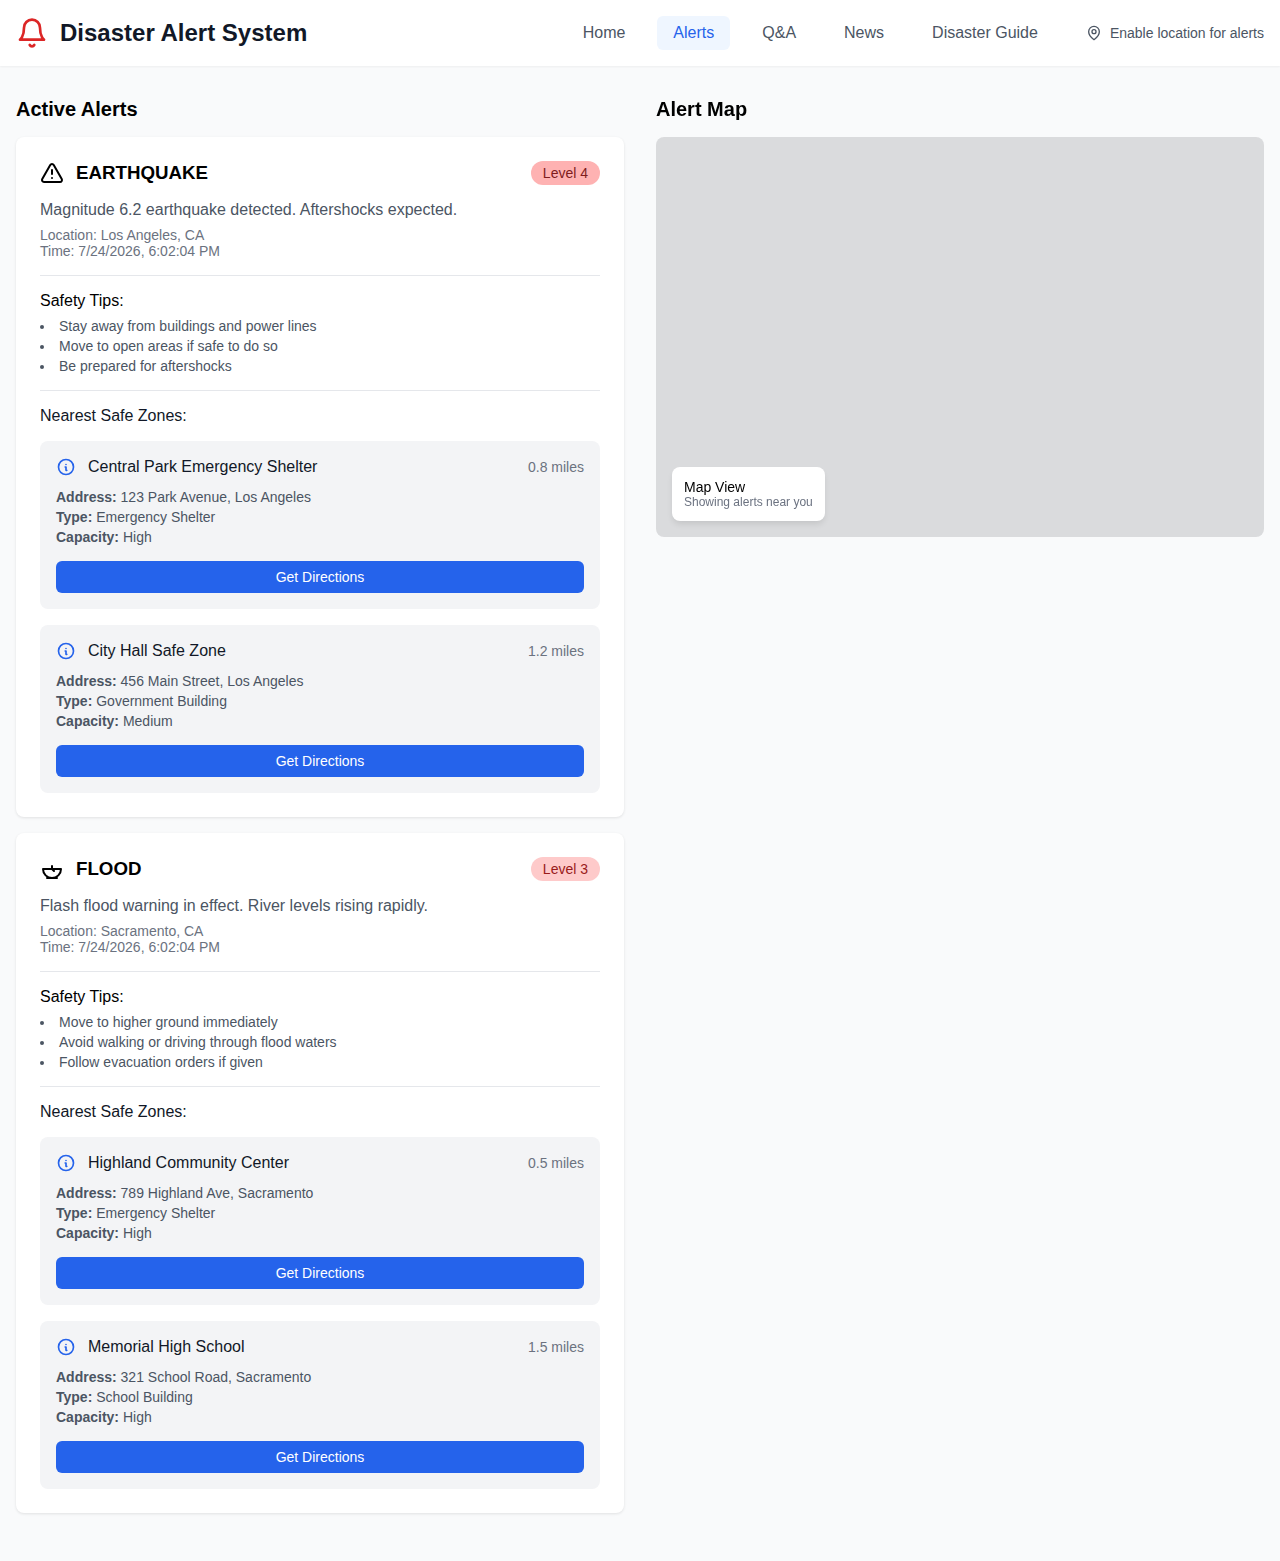
<file: index.html>
<!DOCTYPE html>
<html lang="en">
  <head>
    <meta charset="UTF-8" />
    <meta name="viewport" content="width=device-width, initial-scale=1.0" />
    <title>Disaster Alert System</title>
    <link rel="stylesheet" href="style.css" />
  </head>
  <body>
    <header class="header">
      <div class="header-container">
        <div class="header-left">
          <svg
            xmlns="http://www.w3.org/2000/svg"
            class="bell-icon"
            width="24"
            height="24"
            viewBox="0 0 24 24"
            fill="none"
            stroke="currentColor"
            stroke-width="2"
            stroke-linecap="round"
            stroke-linejoin="round"
          >
            <path d="M6 8a6 6 0 0 1 12 0c0 7 3 9 3 9H3s3-2 3-9"></path>
            <path d="M10.3 21a1.94 1.94 0 0 0 3.4 0"></path>
          </svg>
          <h1>Disaster Alert System</h1>
        </div>
        <nav class="main-nav">
          <a href="home.html" class="nav-link">Home</a>
          <a href="index.html" class="nav-link active">Alerts</a>
          <a href="qa.html" class="nav-link">Q&A</a>
          <a href="news.html" class="nav-link">News</a>
          <a href="guide.html" class="nav-link">Disaster Guide</a>
        </nav>
        <div class="location-status">
          <svg
            xmlns="http://www.w3.org/2000/svg"
            class="location-icon"
            width="24"
            height="24"
            viewBox="0 0 24 24"
            fill="none"
            stroke="currentColor"
            stroke-width="2"
            stroke-linecap="round"
            stroke-linejoin="round"
          >
            <path d="M20 10c0 6-8 12-8 12s-8-6-8-12a8 8 0 0 1 16 0Z"></path>
            <circle cx="12" cy="10" r="3"></circle>
          </svg>
          <span id="location-text">Enable location for alerts</span>
        </div>
      </div>
    </header>

    <main class="main-container">
      <div class="grid">
        <div class="alerts-section">
          <h2>Active Alerts</h2>
          <div id="alerts-container" class="alerts-container">
            <!-- Alerts will be inserted here -->
          </div>
        </div>

        <div class="map-section">
          <h2>Alert Map</h2>
          <div class="map-container">
            <div class="map-overlay"></div>
            <div class="map-info">
              <p class="map-title">Map View</p>
              <p id="map-status" class="map-status">Showing alerts near you</p>
            </div>
          </div>
        </div>
      </div>
    </main>

    <script src="script.js"></script>
  </body>
</html>
</file>
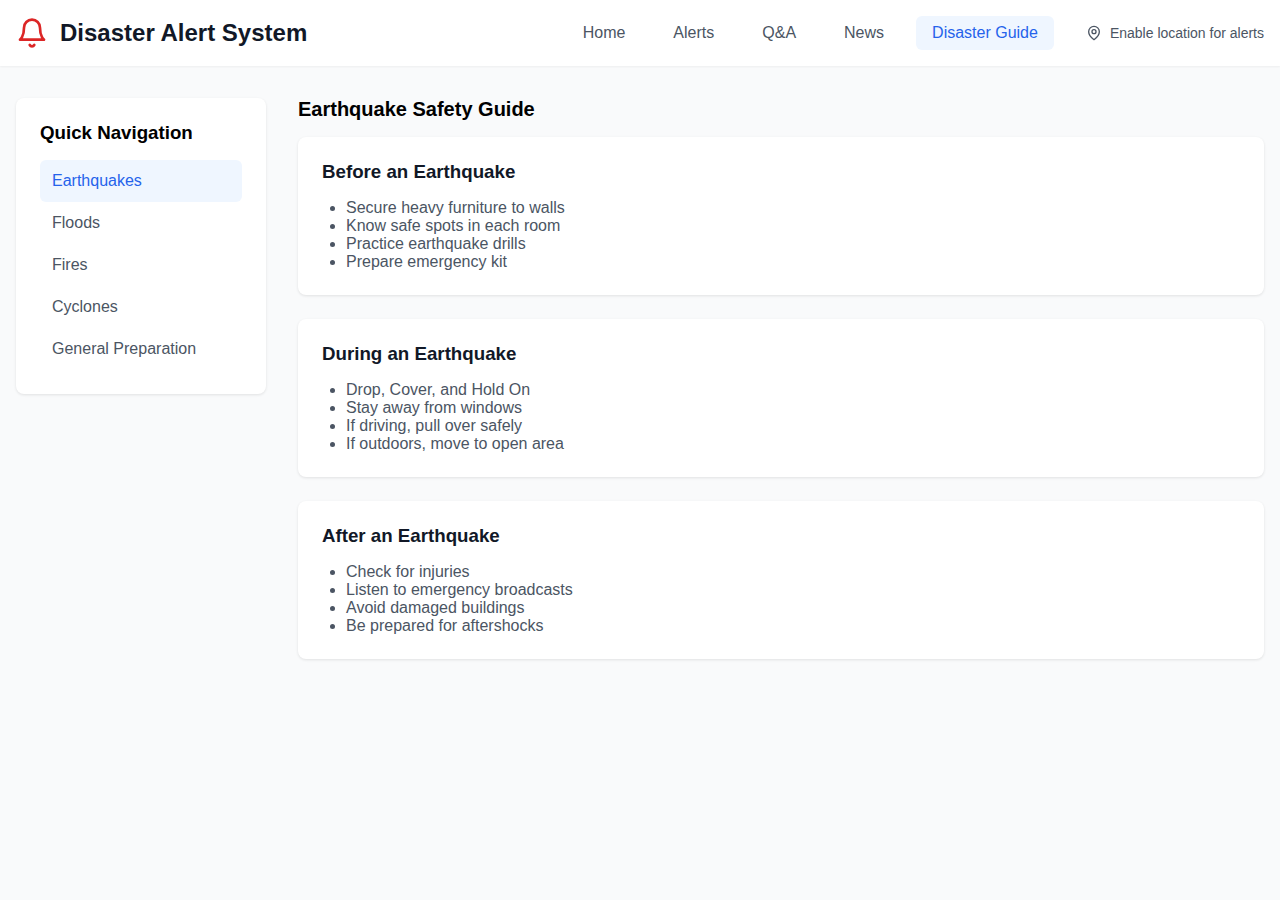
<file: guide.html>
<!DOCTYPE html>
<html lang="en">
  <head>
    <meta charset="UTF-8" />
    <meta name="viewport" content="width=device-width, initial-scale=1.0" />
    <title>Disaster Guide - Disaster Alert System</title>
    <link rel="stylesheet" href="style.css" />
  </head>
  <body>
    <header class="header">
      <div class="header-container">
        <div class="header-left">
          <svg
            xmlns="http://www.w3.org/2000/svg"
            class="bell-icon"
            width="24"
            height="24"
            viewBox="0 0 24 24"
            fill="none"
            stroke="currentColor"
            stroke-width="2"
            stroke-linecap="round"
            stroke-linejoin="round"
          >
            <path d="M6 8a6 6 0 0 1 12 0c0 7 3 9 3 9H3s3-2 3-9"></path>
            <path d="M10.3 21a1.94 1.94 0 0 0 3.4 0"></path>
          </svg>
          <h1>Disaster Alert System</h1>
        </div>
        <nav class="main-nav">
          <a href="home.html" class="nav-link">Home</a>
          <a href="index.html" class="nav-link">Alerts</a>
          <a href="qa.html" class="nav-link">Q&A</a>
          <a href="news.html" class="nav-link">News</a>
          <a href="guide.html" class="nav-link active">Disaster Guide</a>
        </nav>
        <div class="location-status">
          <svg
            xmlns="http://www.w3.org/2000/svg"
            class="location-icon"
            width="24"
            height="24"
            viewBox="0 0 24 24"
            fill="none"
            stroke="currentColor"
            stroke-width="2"
            stroke-linecap="round"
            stroke-linejoin="round"
          >
            <path d="M20 10c0 6-8 12-8 12s-8-6-8-12a8 8 0 0 1 16 0Z"></path>
            <circle cx="12" cy="10" r="3"></circle>
          </svg>
          <span id="location-text">Enable location for alerts</span>
        </div>
      </div>
    </header>

    <main class="main-container">
      <div class="guide-container">
        <div class="guide-sidebar">
          <h3>Quick Navigation</h3>
          <ul class="guide-nav">
            <li>
              <a
                href="#"
                class="guide-nav-link active"
                data-target="earthquakes"
                >Earthquakes</a
              >
            </li>
            <li>
              <a href="#" class="guide-nav-link" data-target="floods">Floods</a>
            </li>
            <li>
              <a href="#" class="guide-nav-link" data-target="fires">Fires</a>
            </li>
            <li>
              <a href="#" class="guide-nav-link" data-target="cyclones"
                >Cyclones</a
              >
            </li>
            <li>
              <a href="#" class="guide-nav-link" data-target="preparation"
                >General Preparation</a
              >
            </li>
          </ul>
        </div>

        <div class="guide-content">
          <section id="earthquakes" class="guide-section">
            <h2>Earthquake Safety Guide</h2>
            <div class="guide-card">
              <h3>Before an Earthquake</h3>
              <ul>
                <li>Secure heavy furniture to walls</li>
                <li>Know safe spots in each room</li>
                <li>Practice earthquake drills</li>
                <li>Prepare emergency kit</li>
              </ul>
            </div>
            <!-- Add other earthquake safety content here -->
            <div class="guide-card">
              <h3>During an Earthquake</h3>
              <ul>
                <li>Drop, Cover, and Hold On</li>
                <li>Stay away from windows</li>
                <li>If driving, pull over safely</li>
                <li>If outdoors, move to open area</li>
              </ul>
            </div>

            <div class="guide-card">
              <h3>After an Earthquake</h3>
              <ul>
                <li>Check for injuries</li>
                <li>Listen to emergency broadcasts</li>
                <li>Avoid damaged buildings</li>
                <li>Be prepared for aftershocks</li>
              </ul>
            </div>
          </section>

          <section id="floods" class="guide-section" style="display: none">
            <h2>Flood Safety Guide</h2>
            <div class="guide-card">
              <h3>Before a Flood</h3>
              <ul>
                <li>Know your area's flood risk</li>
                <li>Store important documents in waterproof containers</li>
                <li>Prepare emergency kit and evacuation plan</li>
                <li>Install check valves in plumbing to prevent backups</li>
              </ul>
            </div>
            <!-- Add other flood safety content here -->
            <div class="guide-card">
              <h3>During a Flood</h3>
              <ul>
                <li>Move to higher ground immediately</li>
                <li>Avoid walking or driving through flood waters</li>
                <li>Disconnect electrical appliances</li>
                <li>Stay tuned to emergency alerts</li>
              </ul>
            </div>

            <div class="guide-card">
              <h3>After a Flood</h3>
              <ul>
                <li>Return home only when declared safe</li>
                <li>Avoid contact with floodwater (may be contaminated)</li>
                <li>Check for structural damage</li>
                <li>Document damage for insurance claims</li>
              </ul>
            </div>
          </section>

          <section id="fires" class="guide-section" style="display: none">
            <h2>Fire Safety Guide</h2>
            <div class="guide-card">
              <h3>Before a Fire</h3>
              <ul>
                <li>Install smoke detectors on every floor</li>
                <li>Plan and practice fire escape routes</li>
                <li>Keep fire extinguishers accessible</li>
                <li>Don't overload electrical outlets</li>
              </ul>
            </div>
            <!-- Add other fire safety content here -->
            <div class="guide-card">
              <h3>During a Fire</h3>
              <ul>
                <li>Stay low to avoid smoke inhalation</li>
                <li>Use the back of your hand to check doors</li>
                <li>Never use elevators during a fire</li>
                <li>Call emergency services once safe</li>
              </ul>
            </div>

            <div class="guide-card">
              <h3>After a Fire</h3>
              <ul>
                <li>Do not re-enter until officials declare it safe</li>
                <li>Check for hot spots or smoldering materials</li>
                <li>Take photos of damage for insurance</li>
                <li>Seek help for trauma or stress if needed</li>
              </ul>
            </div>
          </section>

          <section id="cyclones" class="guide-section" style="display: none">
            <h2>Cyclone Safety Guide</h2>
            <div class="guide-card">
              <h3>Before a Cyclone</h3>
              <ul>
                <li>Secure loose items around your home</li>
                <li>Trim branches and trees near your house</li>
                <li>Stock emergency supplies</li>
                <li>Know your nearest cyclone shelter</li>
              </ul>
            </div>
            <!-- Add other cyclone safety content here -->
            <div class="guide-card">
              <h3>During a Cyclone</h3>
              <ul>
                <li>Stay indoors and away from windows</li>
                <li>Turn off gas, electricity, and water if advised</li>
                <li>Use battery-powered devices to stay informed</li>
                <li>Evacuate only if instructed by authorities</li>
              </ul>
            </div>

            <div class="guide-card">
              <h3>After a Cyclone</h3>
              <ul>
                <li>Stay indoors until the all-clear is given</li>
                <li>Beware of downed power lines and flooding</li>
                <li>Check on neighbors and those in need</li>
                <li>Document any damage for reports and claims</li>
              </ul>
            </div>
          </section>

          <section id="preparation" class="guide-section" style="display: none">
            <h2>General Disaster Preparation</h2>
            <div class="guide-card">
              <h3>Emergency Kit Essentials</h3>
              <ul>
                <li>Water (1 gallon per person per day)</li>
                <li>Non-perishable food</li>
                <li>First aid kit</li>
                <li>Flashlights and batteries</li>
                <li>Emergency radio</li>
              </ul>
            </div>
          </section>
        </div>
      </div>
    </main>

    <script>
      // JavaScript to handle section visibility based on navigation click
      const navLinks = document.querySelectorAll(".guide-nav-link");
      const sections = document.querySelectorAll(".guide-section");

      // Function to hide all sections
      function hideAllSections() {
        sections.forEach((section) => {
          section.style.display = "none";
        });
      }

      // Function to show the selected section
      function showSection(target) {
        const section = document.getElementById(target);
        if (section) {
          section.style.display = "block";
        }
      }

      // Add click event listeners to the navigation links
      navLinks.forEach((link) => {
        link.addEventListener("click", (event) => {
          event.preventDefault(); // Prevent the default link behavior

          // Remove active class from all nav links
          navLinks.forEach((link) => {
            link.classList.remove("active");
          });

          // Add active class to the clicked link
          link.classList.add("active");

          // Hide all sections
          hideAllSections();

          // Show the clicked section
          const target = link.getAttribute("data-target");
          showSection(target);
        });
      });

      // Initially show the Earthquake section by default
      showSection("earthquakes");
    </script>
  </body>
</html>
</file>
<file: style.css>
/* Base styles */
@tailwind base;
@tailwind components;
@tailwind utilities;

* {
    margin: 0;
    padding: 0;
    box-sizing: border-box;
  }
  
  body {
    font-family: -apple-system, BlinkMacSystemFont, "Segoe UI", Roboto, "Helvetica Neue", Arial, sans-serif;
    background-color: rgb(249, 250, 251);
    min-height: 100vh;
  }
  
  /* Header styles */
  .header {
    background-color: white;
    box-shadow: 0 1px 2px 0 rgba(0, 0, 0, 0.05);
  }
  
  .header-container {
    max-width: 80rem;
    margin: 0 auto;
    padding: 1rem;
    display: flex;
    justify-content: space-between;
    align-items: center;
  }
  
  .header-left {
    display: flex;
    align-items: center;
    gap: 0.75rem;
  }
  
  .bell-icon {
    width: 2rem;
    height: 2rem;
    color: rgb(220, 38, 38);
  }
  
  .location-icon {
    width: 1rem;
    height: 1rem;
  }
  
  h1 {
    font-size: 1.5rem;
    font-weight: bold;
    color: rgb(17, 24, 39);
  }
  
  .location-status {
    display: flex;
    align-items: center;
    gap: 0.5rem;
    font-size: 0.875rem;
    color: rgb(75, 85, 99);
  }
  
  /* Navigation styles */
  .main-nav {
    display: flex;
    gap: 1rem;
    margin-left: auto;
    margin-right: 2rem;
  }
  
  .nav-link {
    color: rgb(75, 85, 99);
    text-decoration: none;
    padding: 0.5rem 1rem;
    border-radius: 0.375rem;
    transition: all 0.2s;
  }
  
  .nav-link:hover {
    background-color: rgb(243, 244, 246);
  }
  
  .nav-link.active {
    color: rgb(37, 99, 235);
    background-color: rgb(239, 246, 255);
  }
  
  /* Main content styles */
  .main-container {
    max-width: 80rem;
    margin: 0 auto;
    padding: 2rem 1rem;
  }
  
  .grid {
    display: grid;
    grid-template-columns: 1fr;
    gap: 2rem;
  }
  
  @media (min-width: 1024px) {
    .grid {
      grid-template-columns: 1fr 1fr;
    }
  }
  
  h2 {
    font-size: 1.25rem;
    font-weight: 600;
    margin-bottom: 1rem;
  }
  
  /* Alert card styles */
  .alert-card {
    background-color: white;
    border-radius: 0.5rem;
    box-shadow: 0 1px 3px 0 rgba(0, 0, 0, 0.1);
    padding: 1.5rem;
    margin-bottom: 1rem;
  }
  
  .alert-header {
    display: flex;
    justify-content: space-between;
    align-items: center;
    margin-bottom: 1rem;
  }
  
  .alert-type {
    display: flex;
    align-items: center;
    gap: 0.75rem;
  }
  
  .alert-icon {
    width: 1.5rem;
    height: 1.5rem;
  }
  
  .alert-severity {
    padding: 0.25rem 0.75rem;
    border-radius: 9999px;
    font-size: 0.875rem;
    font-weight: 500;
  }
  
  .severity-1 { background-color: rgb(254, 243, 199); color: rgb(146, 64, 14); }
  .severity-2 { background-color: rgb(254, 215, 170); color: rgb(154, 52, 18); }
  .severity-3 { background-color: rgb(254, 202, 202); color: rgb(153, 27, 27); }
  .severity-4 { background-color: rgb(254, 178, 178); color: rgb(127, 29, 29); }
  .severity-5 { background-color: rgb(252, 165, 165); color: rgb(127, 29, 29); }
  
  .alert-content {
    margin-bottom: 1rem;
  }
  
  .alert-description {
    color: rgb(75, 85, 99);
    margin-bottom: 0.5rem;
  }
  
  .alert-meta {
    font-size: 0.875rem;
    color: rgb(107, 114, 128);
  }
  
  .alert-tips {
    border-top: 1px solid rgb(229, 231, 235);
    padding-top: 1rem;
    margin-bottom: 1rem;
  }
  
  .tips-title {
    font-weight: 500;
    margin-bottom: 0.5rem;
  }
  
  .tips-list {
    list-style-position: inside;
    color: rgb(75, 85, 99);
    font-size: 0.875rem;
  }
  
  .tips-list li {
    margin-bottom: 0.25rem;
  }
  
  /* Safe Zones styles */
  .safe-zones {
    border-top: 1px solid rgb(229, 231, 235);
    padding-top: 1rem;
  }
  
  .safe-zones-title {
    font-weight: 500;
    margin-bottom: 1rem;
    color: rgb(17, 24, 39);
  }
  
  .safe-zones-list {
    display: flex;
    flex-direction: column;
    gap: 1rem;
  }
  
  .safe-zone-item {
    background-color: rgb(243, 244, 246);
    border-radius: 0.5rem;
    padding: 1rem;
  }
  
  .safe-zone-header {
    display: flex;
    align-items: center;
    gap: 0.75rem;
    margin-bottom: 0.75rem;
  }
  
  .safe-zone-icon {
    color: rgb(37, 99, 235);
  }
  
  .safe-zone-header h4 {
    font-weight: 500;
    color: rgb(17, 24, 39);
    flex: 1;
  }
  
  .distance {
    font-size: 0.875rem;
    color: rgb(107, 114, 128);
  }
  
  .safe-zone-details {
    font-size: 0.875rem;
    color: rgb(75, 85, 99);
    margin-bottom: 1rem;
  }
  
  .safe-zone-details p {
    margin-bottom: 0.25rem;
  }
  
  .directions-btn {
    width: 100%;
    background-color: rgb(37, 99, 235);
    color: white;
    border: none;
    border-radius: 0.375rem;
    padding: 0.5rem 1rem;
    font-size: 0.875rem;
    font-weight: 500;
    cursor: pointer;
    transition: background-color 0.2s;
  }
  
  .directions-btn:hover {
    background-color: rgb(29, 78, 216);
  }
  
  /* Map styles */
  .map-section {
    position: sticky;
    top: 2rem;
  }
  
  .map-container {
    position: relative;
    width: 100%;
    height: 400px;
    background-color: rgb(243, 244, 246);
    border-radius: 0.5rem;
    overflow: hidden;
  }
  
  .map-container::before {
    content: '';
    position: absolute;
    inset: 0;
    background-image: url('https://images.unsplash.com/photo-1524661135-423995f22d0b?auto=format&fit=crop&q=80');
    background-size: cover;
    background-position: center;
  }
  
  .map-overlay {
    position: absolute;
    inset: 0;
    background-color: rgba(0, 0, 0, 0.1);
  }
  
  .map-info {
    position: absolute;
    bottom: 1rem;
    left: 1rem;
    background-color: white;
    padding: 0.75rem;
    border-radius: 0.5rem;
    box-shadow: 0 4px 6px -1px rgba(0, 0, 0, 0.1);
  }
  
  .map-title {
    font-size: 0.875rem;
    font-weight: 500;
  }
  
  .map-status {
    font-size: 0.75rem;
    color: rgb(107, 114, 128);
  }
  
  /* Q&A styles */
  .qa-container {
    max-width: 48rem;
    margin: 0 auto;
  }
  
  .qa-search {
    margin-bottom: 2rem;
  }
  
  .search-input {
    width: 100%;
    padding: 0.75rem;
    border: 1px solid rgb(209, 213, 219);
    border-radius: 0.5rem;
    font-size: 1rem;
  }
  
  .qa-item {
    border: 1px solid rgb(229, 231, 235);
    border-radius: 0.5rem;
    margin-bottom: 1rem;
    overflow: hidden;
  }
  
  .qa-question {
    width: 100%;
    display: flex;
    justify-content: space-between;
    align-items: center;
    padding: 1rem;
    background: none;
    border: none;
    cursor: pointer;
    font-size: 1rem;
    text-align: left;
  }
  
  .qa-answer {
    padding: 1rem;
    background-color: rgb(249, 250, 251);
    border-top: 1px solid rgb(229, 231, 235);
  }
  
  .qa-answer ul {
    margin-top: 0.5rem;
    margin-left: 1.5rem;
  }
  
  .chevron-icon {
    width: 1.25rem;
    height: 1.25rem;
    color: rgb(107, 114, 128);
  }
  
  /* News styles */
  .news-container {
    max-width: 64rem;
    margin: 0 auto;
  }
  
  .news-filters {
    display: flex;
    gap: 0.5rem;
    margin-bottom: 2rem;
    flex-wrap: wrap;
  }
  
  .filter-btn {
    padding: 0.5rem 1rem;
    border: 1px solid rgb(209, 213, 219);
    border-radius: 0.375rem;
    background: white;
    cursor: pointer;
    transition: all 0.2s;
  }
  
  .filter-btn:hover {
    background-color: rgb(243, 244, 246);
  }
  
  .filter-btn.active {
    background-color: rgb(37, 99, 235);
    color: white;
    border-color: rgb(37, 99, 235);
  }
  
  .news-grid {
    display: grid;
    grid-template-columns: repeat(auto-fill, minmax(300px, 1fr));
    gap: 2rem;
    margin-bottom: 2rem;
  }
  
  .news-card {
    background: white;
    border-radius: 0.5rem;
    overflow: hidden;
    box-shadow: 0 1px 3px 0 rgba(0, 0, 0, 0.1);
  }
  
  .news-image {
    width: 100%;
    height: 200px;
    object-fit: cover;
  }
  
  .news-content {
    padding: 1.5rem;
  }
  
  .news-tag {
    display: inline-block;
    padding: 0.25rem 0.75rem;
    background-color: rgb(239, 246, 255);
    color: rgb(37, 99, 235);
    border-radius: 9999px;
    font-size: 0.875rem;
    margin-bottom: 0.75rem;
  }
  
  .news-card h3 {
    margin-bottom: 0.75rem;
    font-size: 1.25rem;
    color: rgb(17, 24, 39);
  }
  
  .news-excerpt {
    color: rgb(107, 114, 128);
    margin-bottom: 1rem;
  }
  
  .news-meta {
    display: flex;
    justify-content: space-between;
    align-items: center;
    color: rgb(107, 114, 128);
    font-size: 0.875rem;
  }
  
  .read-more {
    color: rgb(37, 99, 235);
    text-decoration: none;
  }
  
  .news-pagination {
    display: flex;
    justify-content: center;
    align-items: center;
    gap: 1rem;
  }
  
  .pagination-btn {
    padding: 0.5rem 1rem;
    border: 1px solid rgb(209, 213, 219);
    border-radius: 0.375rem;
    background: white;
    cursor: pointer;
  }
  
  .pagination-btn:disabled {
    opacity: 0.5;
    cursor: not-allowed;
  }
  
  /* Guide styles */
  .guide-container {
    display: grid;
    grid-template-columns: 250px 1fr;
    gap: 2rem;
  }
  
  .guide-sidebar {
    position: sticky;
    top: 2rem;
    height: fit-content;
    padding: 1.5rem;
    background: white;
    border-radius: 0.5rem;
    box-shadow: 0 1px 3px 0 rgba(0, 0, 0, 0.1);
  }
  
  .guide-nav {
    list-style: none;
    margin-top: 1rem;
  }
  
  .guide-nav-link {
    display: block;
    padding: 0.75rem;
    color: rgb(75, 85, 99);
    text-decoration: none;
    border-radius: 0.375rem;
    transition: all 0.2s;
  }
  
  .guide-nav-link:hover {
    background-color: rgb(243, 244, 246);
  }
  
  .guide-nav-link.active {
    color: rgb(37, 99, 235);
    background-color: rgb(239, 246, 255);
  }
  
  .guide-section {
    margin-bottom: 3rem;
  }
  
  .guide-card {
    background: white;
    border-radius: 0.5rem;
    padding: 1.5rem;
    margin-bottom: 1.5rem;
    box-shadow: 0 1px 3px 0 rgba(0, 0, 0, 0.1);
  }
  
  .guide-card h3 {
    margin-bottom: 1rem;
    color: rgb(17, 24, 39);
  }
  
  .guide-card ul {
    margin-left: 1.5rem;
    color: rgb(75, 85, 99);
  }
  
  .checklist {
    display: flex;
    flex-direction: column;
    gap: 0.75rem;
  }
  
  .checklist-item {
    display: flex;
    align-items: center;
    gap: 0.5rem;
    cursor: pointer;
  }
  
  .checklist-item input[type="checkbox"] {
    width: 1.25rem;
    height: 1.25rem;
    border-radius: 0.25rem;
    border: 2px solid rgb(209, 213, 219);
    cursor: pointer;
  }
</file>
